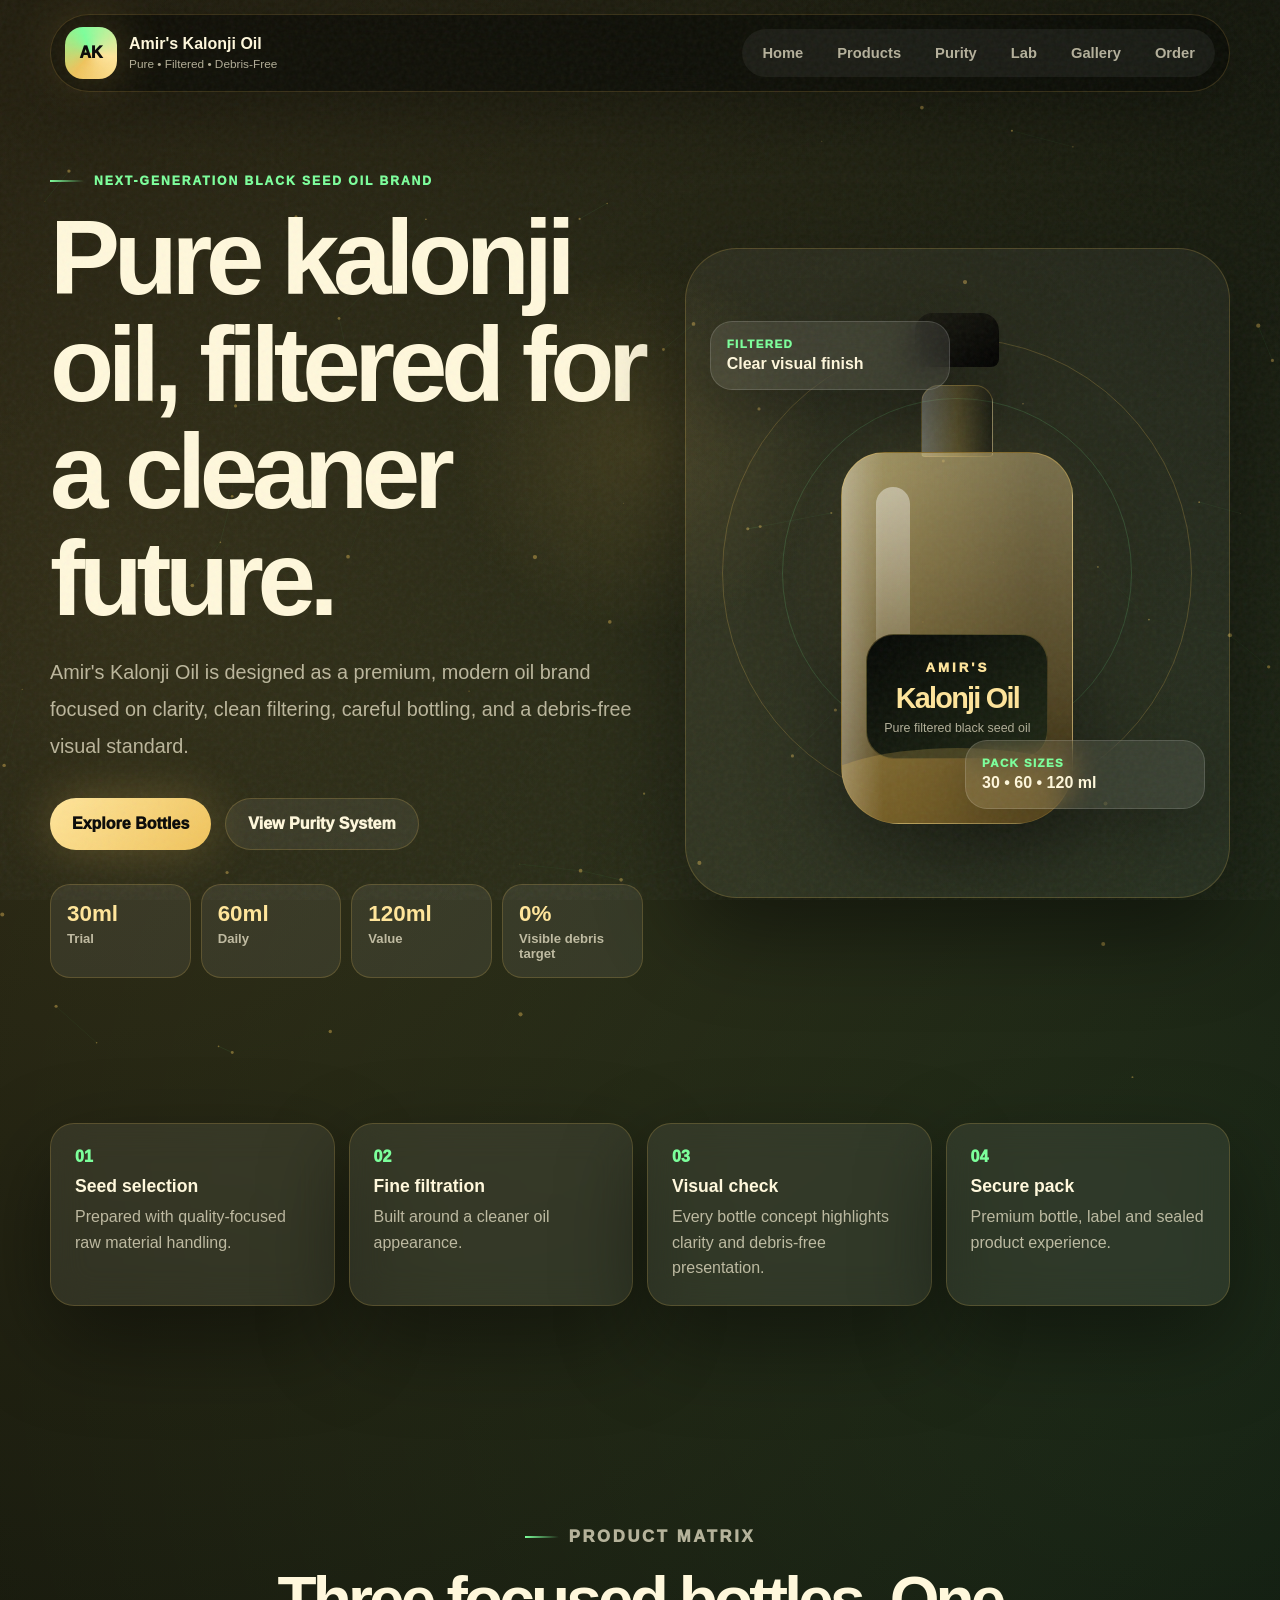
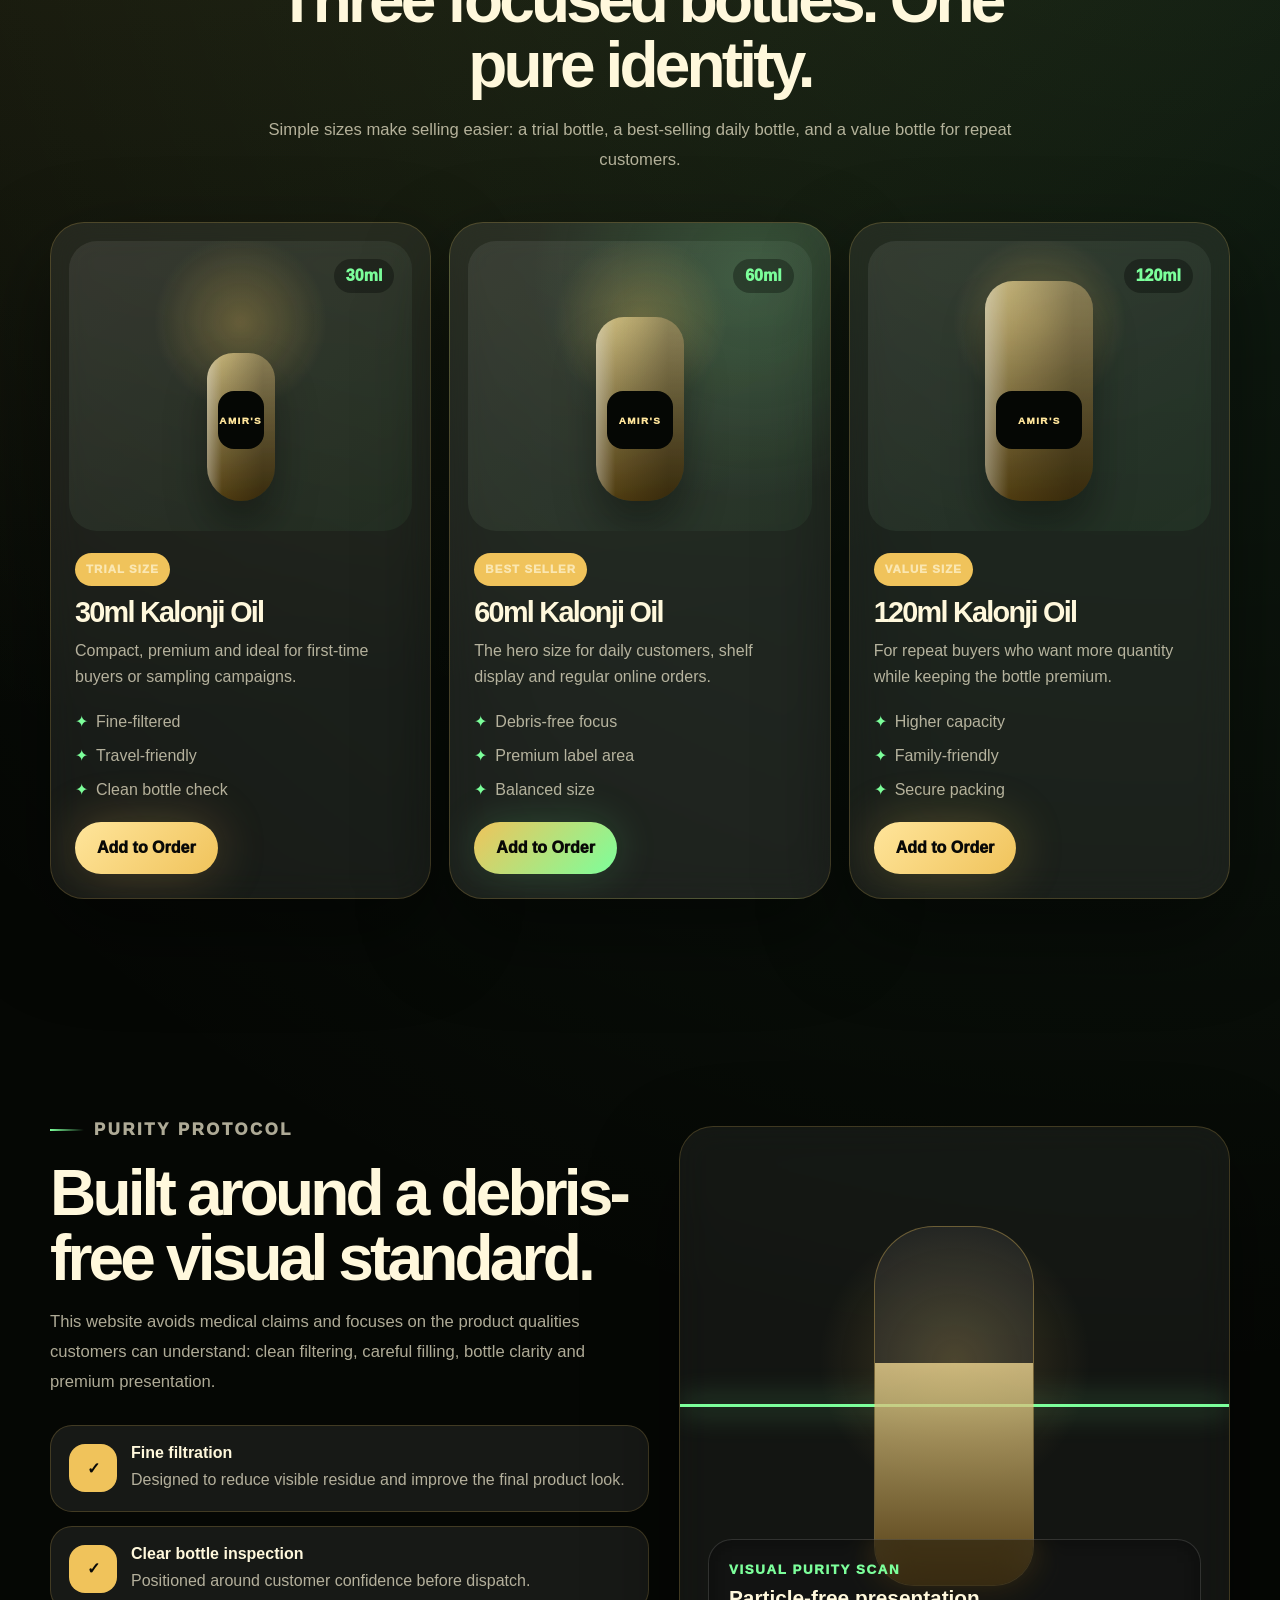
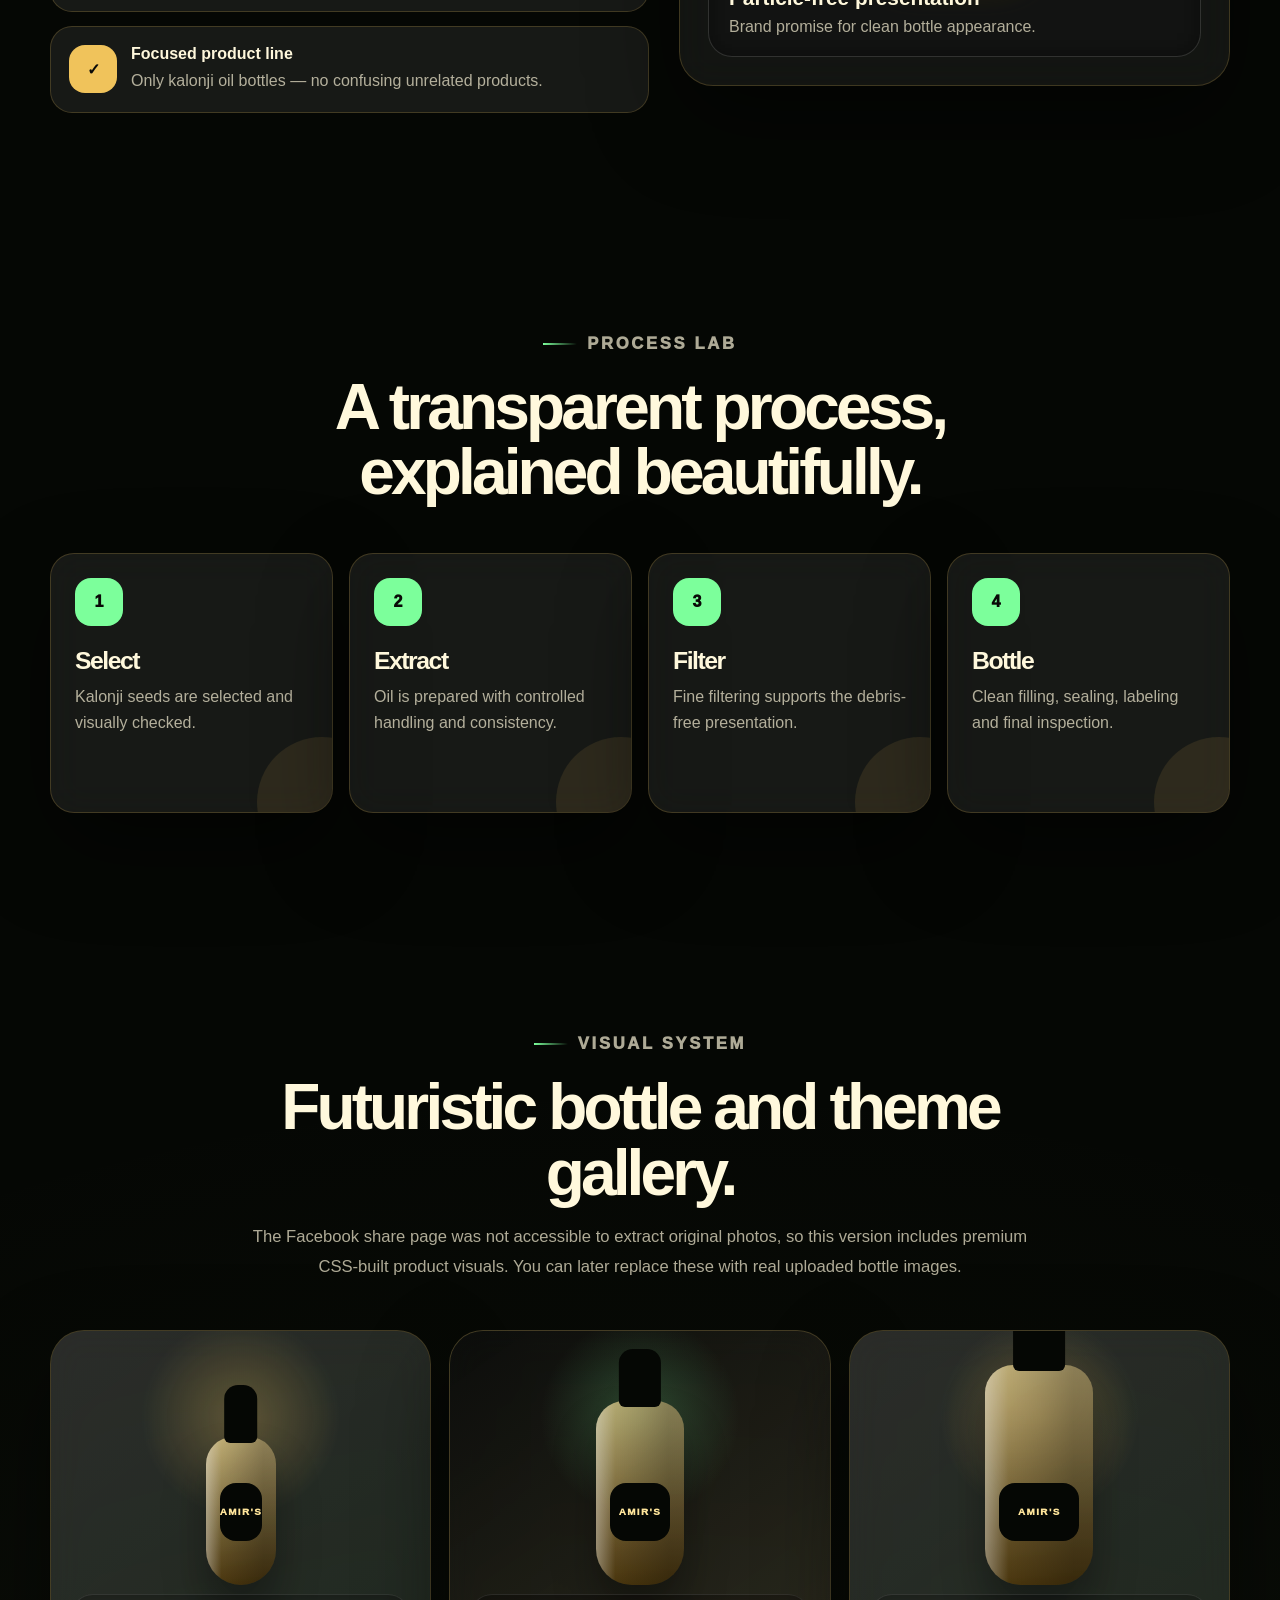
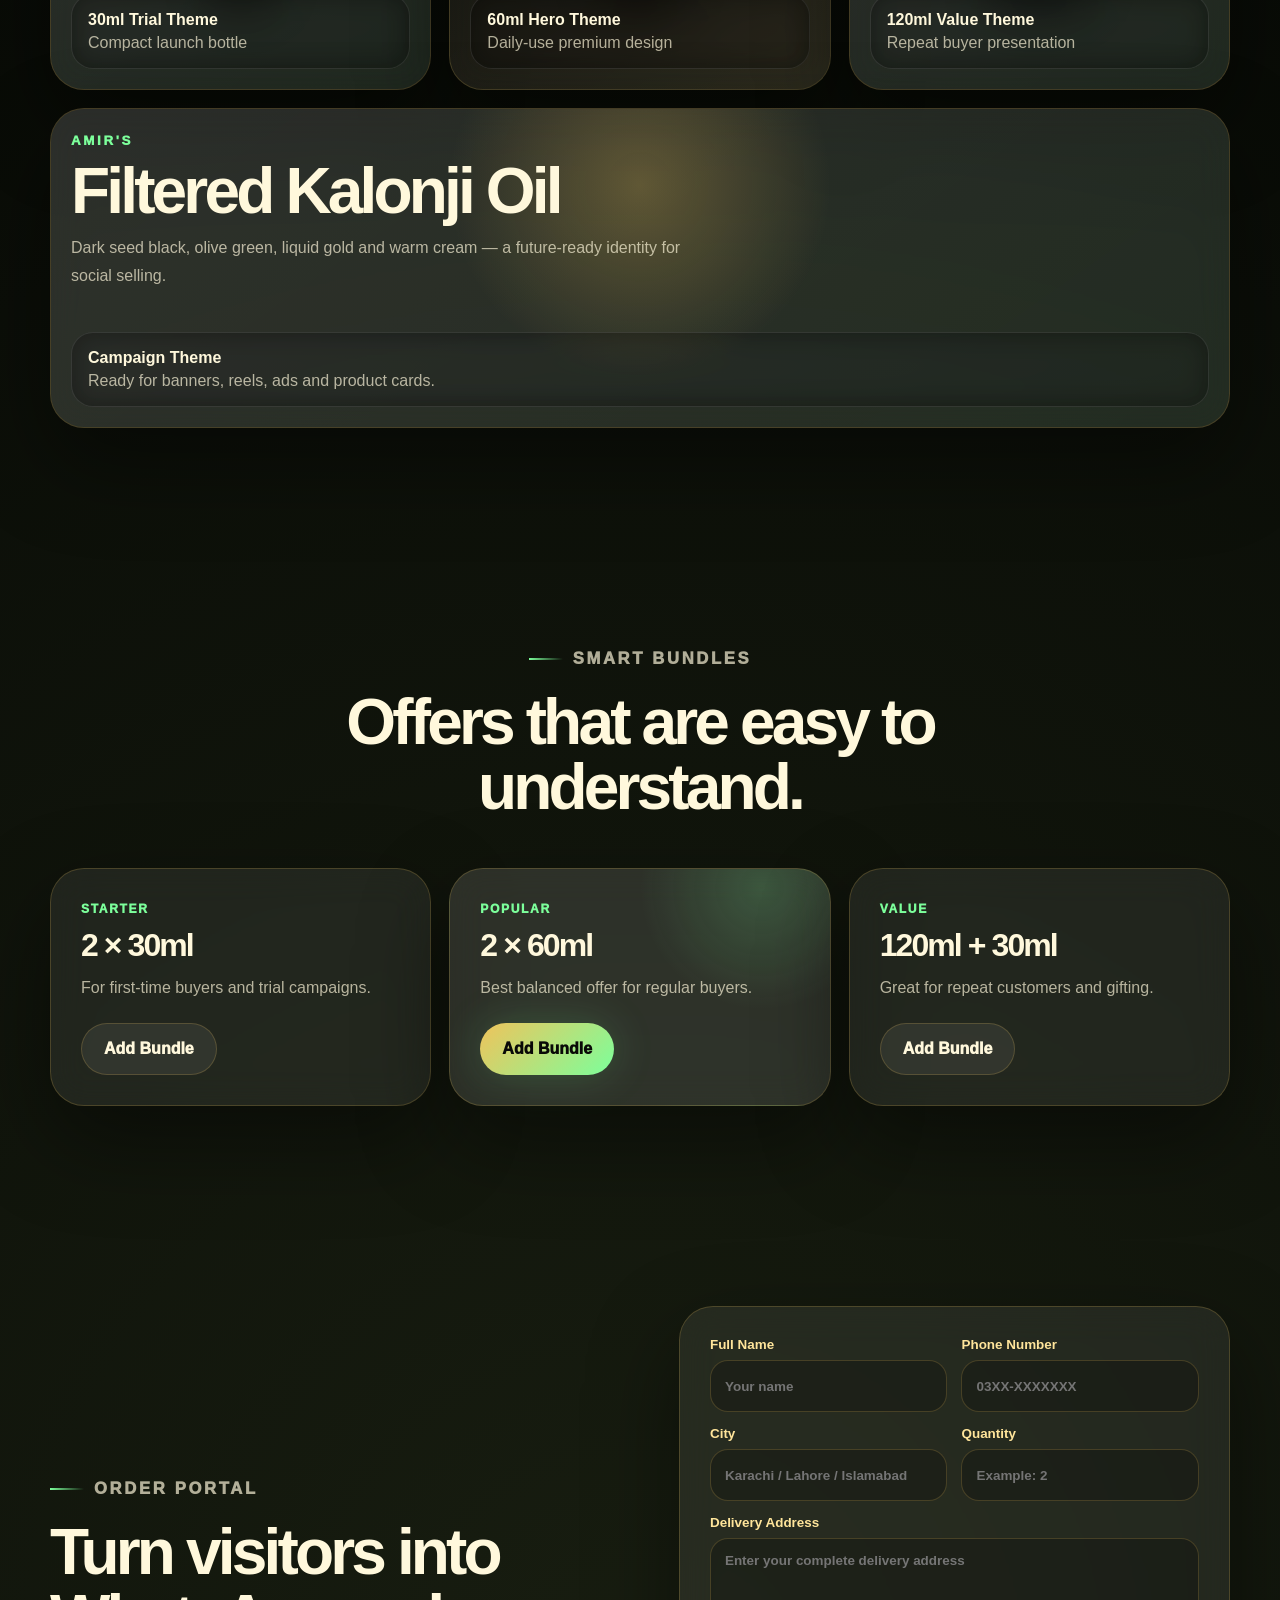
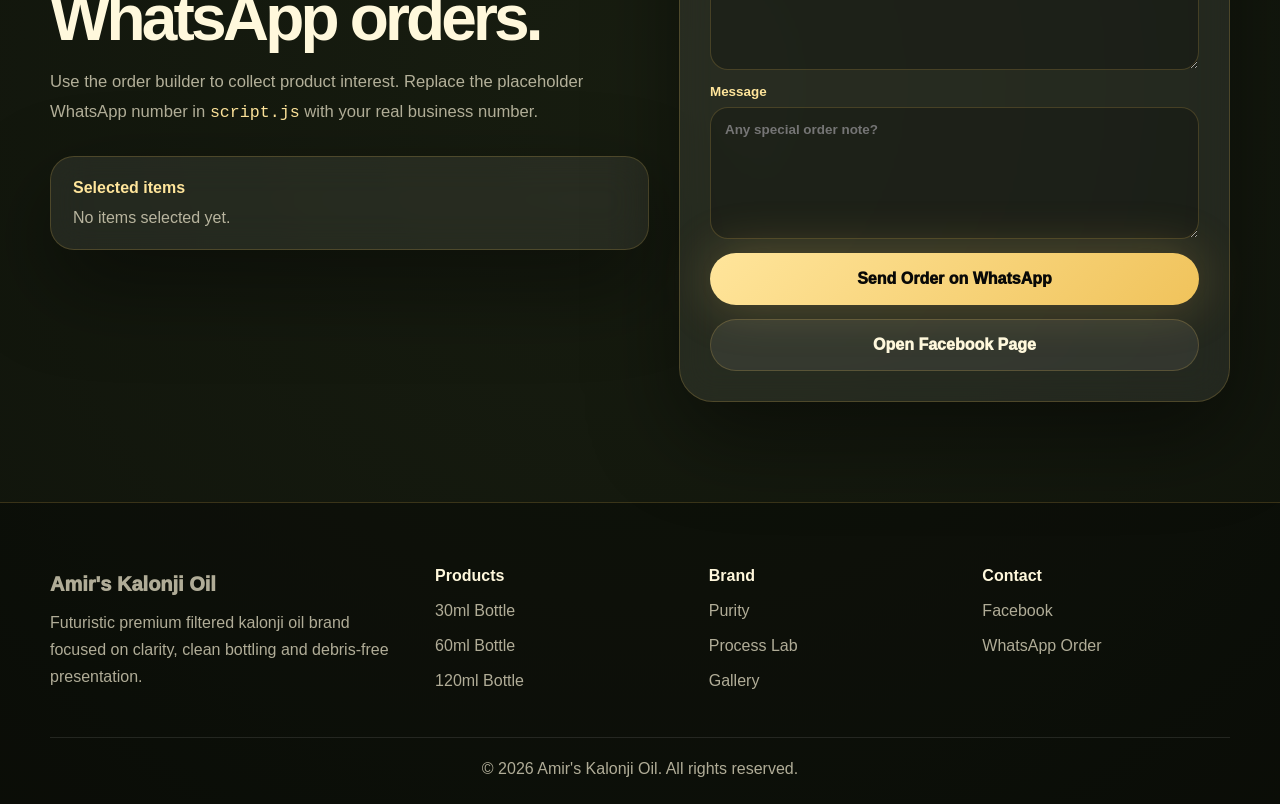
<file: index.html>
<!DOCTYPE html>
<html lang="en">
<head>
  <meta charset="UTF-8" />
  <meta name="viewport" content="width=device-width, initial-scale=1.0" />
  <meta name="description" content="Amir's Kalonji Oil - futuristic premium black seed oil brand with 30ml, 60ml and 120ml filtered, debris-free oil bottles." />
  <meta name="theme-color" content="#050704" />
  <title>Amir's Kalonji Oil | Pure Filtered Black Seed Oil</title>
  <link rel="stylesheet" href="style.css" />
</head>
<body>
  <div class="noise"></div>
  <div class="cursor-glow" id="cursorGlow"></div>

  <header class="topbar" id="topbar">
    <a href="#home" class="brand" aria-label="Amir's Kalonji Oil homepage">
      <span class="brand-mark">AK</span>
      <span class="brand-text">
        <strong>Amir's Kalonji Oil</strong>
        <small>Pure • Filtered • Debris-Free</small>
      </span>
    </a>

    <button class="nav-toggle" id="navToggle" aria-label="Open navigation" aria-expanded="false">
      <span></span><span></span><span></span>
    </button>

    <nav class="nav" id="nav" aria-label="Main navigation">
      <a href="#home">Home</a>
      <a href="#products">Products</a>
      <a href="#purity">Purity</a>
      <a href="#lab">Lab</a>
      <a href="#gallery">Gallery</a>
      <a href="#order">Order</a>
    </nav>
  </header>

  <main>
    <section class="hero section" id="home">
      <canvas id="particleCanvas" class="particle-canvas" aria-hidden="true"></canvas>

      <div class="container hero-grid">
        <div class="hero-copy reveal">
          <p class="eyebrow">Next-generation black seed oil brand</p>
          <h1>Pure kalonji oil, filtered for a cleaner future.</h1>
          <p class="lead">Amir's Kalonji Oil is designed as a premium, modern oil brand focused on clarity, clean filtering, careful bottling, and a debris-free visual standard.</p>

          <div class="hero-actions">
            <a href="#products" class="btn btn-primary">Explore Bottles</a>
            <a href="#purity" class="btn btn-ghost">View Purity System</a>
          </div>

          <div class="metric-strip">
            <article><strong>30ml</strong><span>Trial</span></article>
            <article><strong>60ml</strong><span>Daily</span></article>
            <article><strong>120ml</strong><span>Value</span></article>
            <article><strong>0%</strong><span>Visible debris target</span></article>
          </div>
        </div>

        <div class="hero-visual reveal delay-1">
          <div class="orbit orbit-a"></div>
          <div class="orbit orbit-b"></div>
          <div class="holo-card card-a">
            <span>Filtered</span>
            <strong>Clear visual finish</strong>
          </div>
          <div class="holo-card card-b">
            <span>Pack sizes</span>
            <strong>30 • 60 • 120 ml</strong>
          </div>

          <div class="bottle-hologram">
            <div class="bottle-cap"></div>
            <div class="bottle-neck"></div>
            <div class="bottle-body">
              <div class="bottle-reflection"></div>
              <div class="bottle-label">
                <small>AMIR'S</small>
                <h2>Kalonji Oil</h2>
                <p>Pure filtered black seed oil</p>
              </div>
              <div class="oil-wave"></div>
            </div>
          </div>
        </div>
      </div>
    </section>

    <section class="section quick-trust">
      <div class="container trust-grid reveal">
        <article><span>01</span><strong>Seed selection</strong><p>Prepared with quality-focused raw material handling.</p></article>
        <article><span>02</span><strong>Fine filtration</strong><p>Built around a cleaner oil appearance.</p></article>
        <article><span>03</span><strong>Visual check</strong><p>Every bottle concept highlights clarity and debris-free presentation.</p></article>
        <article><span>04</span><strong>Secure pack</strong><p>Premium bottle, label and sealed product experience.</p></article>
      </div>
    </section>

    <section class="section products" id="products">
      <div class="container">
        <div class="section-head reveal">
          <p class="eyebrow">Product matrix</p>
          <h2>Three focused bottles. One pure identity.</h2>
          <p>Simple sizes make selling easier: a trial bottle, a best-selling daily bottle, and a value bottle for repeat customers.</p>
        </div>

        <div class="product-grid">
          <article class="product-card reveal" data-size="30ml" data-name="Trial Bottle" data-price="Request price">
            <div class="product-visual pv-small"><span>30ml</span></div>
            <div class="product-body">
              <p class="tag">Trial Size</p>
              <h3>30ml Kalonji Oil</h3>
              <p>Compact, premium and ideal for first-time buyers or sampling campaigns.</p>
              <ul><li>Fine-filtered</li><li>Travel-friendly</li><li>Clean bottle check</li></ul>
              <button class="btn btn-primary add-cart" data-product="30ml Kalonji Oil">Add to Order</button>
            </div>
          </article>

          <article class="product-card featured reveal delay-1" data-size="60ml" data-name="Daily Bottle" data-price="Request price">
            <div class="product-visual pv-medium"><span>60ml</span></div>
            <div class="product-body">
              <p class="tag">Best Seller</p>
              <h3>60ml Kalonji Oil</h3>
              <p>The hero size for daily customers, shelf display and regular online orders.</p>
              <ul><li>Debris-free focus</li><li>Premium label area</li><li>Balanced size</li></ul>
              <button class="btn btn-gold add-cart" data-product="60ml Kalonji Oil">Add to Order</button>
            </div>
          </article>

          <article class="product-card reveal delay-2" data-size="120ml" data-name="Value Bottle" data-price="Request price">
            <div class="product-visual pv-large"><span>120ml</span></div>
            <div class="product-body">
              <p class="tag">Value Size</p>
              <h3>120ml Kalonji Oil</h3>
              <p>For repeat buyers who want more quantity while keeping the bottle premium.</p>
              <ul><li>Higher capacity</li><li>Family-friendly</li><li>Secure packing</li></ul>
              <button class="btn btn-primary add-cart" data-product="120ml Kalonji Oil">Add to Order</button>
            </div>
          </article>
        </div>
      </div>
    </section>

    <section class="section purity" id="purity">
      <div class="container purity-grid">
        <div class="purity-copy reveal">
          <p class="eyebrow">Purity protocol</p>
          <h2>Built around a debris-free visual standard.</h2>
          <p>This website avoids medical claims and focuses on the product qualities customers can understand: clean filtering, careful filling, bottle clarity and premium presentation.</p>

          <div class="protocol-list">
            <article><span>✓</span><div><strong>Fine filtration</strong><p>Designed to reduce visible residue and improve the final product look.</p></div></article>
            <article><span>✓</span><div><strong>Clear bottle inspection</strong><p>Positioned around customer confidence before dispatch.</p></div></article>
            <article><span>✓</span><div><strong>Focused product line</strong><p>Only kalonji oil bottles — no confusing unrelated products.</p></div></article>
          </div>
        </div>

        <div class="scanner-panel reveal delay-1">
          <div class="scan-line"></div>
          <div class="sample-vial">
            <div class="vial-oil"></div>
          </div>
          <div class="scanner-readout">
            <small>Visual Purity Scan</small>
            <strong>Particle-free presentation</strong>
            <p>Brand promise for clean bottle appearance.</p>
          </div>
        </div>
      </div>
    </section>

    <section class="section lab" id="lab">
      <div class="container">
        <div class="section-head reveal">
          <p class="eyebrow">Process lab</p>
          <h2>A transparent process, explained beautifully.</h2>
        </div>

        <div class="process-track reveal">
          <article><span>1</span><h3>Select</h3><p>Kalonji seeds are selected and visually checked.</p></article>
          <article><span>2</span><h3>Extract</h3><p>Oil is prepared with controlled handling and consistency.</p></article>
          <article><span>3</span><h3>Filter</h3><p>Fine filtering supports the debris-free presentation.</p></article>
          <article><span>4</span><h3>Bottle</h3><p>Clean filling, sealing, labeling and final inspection.</p></article>
        </div>
      </div>
    </section>

    <section class="section gallery" id="gallery">
      <div class="container">
        <div class="section-head reveal">
          <p class="eyebrow">Visual system</p>
          <h2>Futuristic bottle and theme gallery.</h2>
          <p>The Facebook share page was not accessible to extract original photos, so this version includes premium CSS-built product visuals. You can later replace these with real uploaded bottle images.</p>
        </div>

        <div class="gallery-grid">
          <figure class="gallery-card reveal">
            <div class="gallery-bottle gb-30"></div>
            <figcaption><strong>30ml Trial Theme</strong><span>Compact launch bottle</span></figcaption>
          </figure>
          <figure class="gallery-card dark reveal delay-1">
            <div class="gallery-bottle gb-60"></div>
            <figcaption><strong>60ml Hero Theme</strong><span>Daily-use premium design</span></figcaption>
          </figure>
          <figure class="gallery-card reveal delay-2">
            <div class="gallery-bottle gb-120"></div>
            <figcaption><strong>120ml Value Theme</strong><span>Repeat buyer presentation</span></figcaption>
          </figure>
          <figure class="gallery-card wide reveal">
            <div class="poster-copy">
              <small>AMIR'S</small>
              <h3>Filtered Kalonji Oil</h3>
              <p>Dark seed black, olive green, liquid gold and warm cream — a future-ready identity for social selling.</p>
            </div>
            <figcaption><strong>Campaign Theme</strong><span>Ready for banners, reels, ads and product cards.</span></figcaption>
          </figure>
        </div>
      </div>
    </section>

    <section class="section bundles" id="bundles">
      <div class="container">
        <div class="section-head reveal">
          <p class="eyebrow">Smart bundles</p>
          <h2>Offers that are easy to understand.</h2>
        </div>

        <div class="bundle-grid">
          <article class="bundle-card reveal"><span>Starter</span><h3>2 × 30ml</h3><p>For first-time buyers and trial campaigns.</p><button class="btn btn-ghost add-cart" data-product="Starter Pack: 2 x 30ml">Add Bundle</button></article>
          <article class="bundle-card active reveal delay-1"><span>Popular</span><h3>2 × 60ml</h3><p>Best balanced offer for regular buyers.</p><button class="btn btn-gold add-cart" data-product="Popular Pack: 2 x 60ml">Add Bundle</button></article>
          <article class="bundle-card reveal delay-2"><span>Value</span><h3>120ml + 30ml</h3><p>Great for repeat customers and gifting.</p><button class="btn btn-ghost add-cart" data-product="Value Pack: 120ml + 30ml">Add Bundle</button></article>
        </div>
      </div>
    </section>

    <section class="section order" id="order">
      <div class="container order-grid">
        <div class="order-copy reveal">
          <p class="eyebrow">Order portal</p>
          <h2>Turn visitors into WhatsApp orders.</h2>
          <p>Use the order builder to collect product interest. Replace the placeholder WhatsApp number in <code>script.js</code> with your real business number.</p>
          <div class="order-summary" id="orderSummary">
            <strong>Selected items</strong>
            <ul id="cartList"><li>No items selected yet.</li></ul>
          </div>
        </div>

        <form class="order-form reveal delay-1" id="orderForm">
          <label>Full Name<input type="text" id="customerName" placeholder="Your name" required /></label>
          <label>Phone Number<input type="tel" id="customerPhone" placeholder="03XX-XXXXXXX" required /></label>
          <label>City<input type="text" id="customerCity" placeholder="Karachi / Lahore / Islamabad" /></label>
          <label>Quantity<input type="number" id="customerQty" min="1" placeholder="Example: 2" /></label>
          <label class="full">Delivery Address<textarea id="customerAddress" placeholder="Enter your complete delivery address"></textarea></label>
          <label class="full">Message<textarea id="customerMessage" placeholder="Any special order note?"></textarea></label>
          <button type="submit" class="btn btn-primary full">Send Order on WhatsApp</button>
          <a href="https://www.facebook.com/share/18VFW98e5d/" target="_blank" rel="noopener" class="btn btn-ghost full">Open Facebook Page</a>
        </form>
      </div>
    </section>
  </main>

  <footer class="footer">
    <div class="container footer-grid">
      <div>
        <a href="#home" class="footer-brand">Amir's Kalonji Oil</a>
        <p>Futuristic premium filtered kalonji oil brand focused on clarity, clean bottling and debris-free presentation.</p>
      </div>
      <div>
        <h4>Products</h4>
        <a href="#products">30ml Bottle</a>
        <a href="#products">60ml Bottle</a>
        <a href="#products">120ml Bottle</a>
      </div>
      <div>
        <h4>Brand</h4>
        <a href="#purity">Purity</a>
        <a href="#lab">Process Lab</a>
        <a href="#gallery">Gallery</a>
      </div>
      <div>
        <h4>Contact</h4>
        <a href="https://www.facebook.com/share/18VFW98e5d/" target="_blank" rel="noopener">Facebook</a>
        <a href="#order">WhatsApp Order</a>
      </div>
    </div>
    <div class="footer-bottom">© 2026 Amir's Kalonji Oil. All rights reserved.</div>
  </footer>

  <script src="script.js"></script>
</body>
</html>
</file>
<file: style.css>
/* =========================================================
   Amir's Kalonji Oil - Futuristic Product Website
   GitHub/Vercel files: index.html, style.css, script.js
   ========================================================= */

:root {
  --bg: #050704;
  --panel: rgba(255, 255, 255, 0.075);
  --panel-2: rgba(255, 255, 255, 0.12);
  --text: #fff8dc;
  --muted: rgba(255, 248, 220, 0.68);
  --soft: rgba(255, 248, 220, 0.12);
  --gold: #f0c35b;
  --gold-2: #ffe59b;
  --green: #7cff9b;
  --olive: #8aa45c;
  --black: #090907;
  --line: rgba(240, 195, 91, 0.2);
  --shadow: 0 34px 90px rgba(0, 0, 0, 0.44);
  --glow: 0 0 50px rgba(240, 195, 91, 0.26);
  --radius-xl: 34px;
  --radius-lg: 24px;
  --max: 1180px;
}

* { box-sizing: border-box; margin: 0; padding: 0; }
html { scroll-behavior: smooth; }
body {
  min-height: 100vh;
  font-family: Inter, "Segoe UI", Arial, sans-serif;
  color: var(--text);
  background:
    radial-gradient(circle at 10% 8%, rgba(240, 195, 91, 0.18), transparent 26%),
    radial-gradient(circle at 92% 18%, rgba(124, 255, 155, 0.11), transparent 28%),
    radial-gradient(circle at 50% 90%, rgba(138, 164, 92, 0.14), transparent 34%),
    var(--bg);
  overflow-x: hidden;
}

a { color: inherit; text-decoration: none; }
button, input, textarea { font: inherit; }
code { color: var(--gold-2); }

.noise {
  position: fixed;
  inset: 0;
  z-index: 9999;
  pointer-events: none;
  opacity: 0.055;
  background-image: url("data:image/svg+xml,%3Csvg viewBox='0 0 220 220' xmlns='http://www.w3.org/2000/svg'%3E%3Cfilter id='n'%3E%3CfeTurbulence type='fractalNoise' baseFrequency='0.9' numOctaves='3' stitchTiles='stitch'/%3E%3C/filter%3E%3Crect width='100%25' height='100%25' filter='url(%23n)'/%3E%3C/svg%3E");
}

.cursor-glow {
  position: fixed;
  z-index: 0;
  width: 420px;
  height: 420px;
  border-radius: 50%;
  pointer-events: none;
  background: radial-gradient(circle, rgba(240,195,91,0.12), transparent 64%);
  transform: translate(-50%, -50%);
  left: 50%; top: 50%;
}

.container { width: min(var(--max), calc(100% - 32px)); margin: auto; position: relative; z-index: 2; }
.section { padding: 100px 0; position: relative; scroll-margin-top: 110px; }

.topbar {
  position: sticky;
  top: 14px;
  z-index: 100;
  width: min(var(--max), calc(100% - 32px));
  min-height: 78px;
  margin: 14px auto 0;
  padding: 12px 14px;
  display: flex;
  align-items: center;
  justify-content: space-between;
  gap: 18px;
  border: 1px solid rgba(240, 195, 91, 0.18);
  border-radius: 999px;
  background: rgba(5, 7, 4, 0.62);
  backdrop-filter: blur(22px);
  box-shadow: 0 18px 60px rgba(0,0,0,0.3);
}

.brand { display: inline-flex; align-items: center; gap: 12px; min-width: max-content; }
.brand-mark {
  width: 52px; height: 52px;
  display: grid; place-items: center;
  border-radius: 18px;
  color: var(--black);
  font-weight: 950;
  background: conic-gradient(from 220deg, var(--gold), var(--green), var(--gold-2), var(--gold));
  box-shadow: var(--glow);
}
.brand strong, .brand small { display: block; }
.brand strong { font-size: 1rem; line-height: 1.1; }
.brand small { margin-top: 4px; color: var(--muted); font-size: 0.74rem; }

.nav { display: flex; gap: 6px; align-items: center; padding: 6px; border-radius: 999px; background: rgba(255,255,255,0.055); }
.nav a { padding: 10px 14px; border-radius: 999px; color: var(--muted); font-weight: 850; font-size: 0.92rem; transition: 0.25s ease; }
.nav a:hover { color: var(--black); background: var(--gold); box-shadow: var(--glow); }
.nav-toggle { display: none; }

.particle-canvas { position: absolute; inset: 0; width: 100%; height: 100%; opacity: 0.7; }
.hero { min-height: calc(100vh - 92px); display: grid; align-items: center; padding-top: 76px; overflow: hidden; }
.hero-grid { display: grid; grid-template-columns: 1fr 0.92fr; align-items: center; gap: 42px; }
.eyebrow { display: inline-flex; align-items: center; gap: 10px; margin-bottom: 16px; color: var(--green); text-transform: uppercase; letter-spacing: 0.16em; font-size: 0.76rem; font-weight: 950; }
.eyebrow::before { content: ""; width: 34px; height: 2px; background: linear-gradient(90deg, var(--green), transparent); }
h1, h2, h3 { letter-spacing: -0.06em; line-height: 1.02; }
.hero h1 { max-width: 860px; font-size: clamp(3.5rem, 8.2vw, 7.7rem); }
.lead { max-width: 740px; margin-top: 22px; color: var(--muted); font-size: clamp(1.04rem, 2vw, 1.24rem); line-height: 1.85; }
.hero-actions { display: flex; flex-wrap: wrap; gap: 14px; margin-top: 34px; }
.btn { min-height: 52px; display: inline-flex; align-items: center; justify-content: center; padding: 14px 22px; border: 0; border-radius: 999px; font-weight: 950; cursor: pointer; transition: 0.25s ease; }
.btn:hover { transform: translateY(-3px); }
.btn-primary { color: var(--black); background: linear-gradient(135deg, var(--gold-2), var(--gold)); box-shadow: var(--glow); }
.btn-gold { color: var(--black); background: linear-gradient(135deg, var(--gold), var(--green)); box-shadow: 0 0 44px rgba(124,255,155,0.18); }
.btn-ghost { color: var(--text); background: rgba(255,255,255,0.07); border: 1px solid var(--line); }
.metric-strip { display: grid; grid-template-columns: repeat(4, 1fr); gap: 10px; margin-top: 34px; }
.metric-strip article { padding: 16px; border-radius: 20px; background: var(--panel); border: 1px solid var(--line); }
.metric-strip strong { display: block; color: var(--gold-2); font-size: 1.4rem; }
.metric-strip span { display: block; margin-top: 4px; color: var(--muted); font-size: 0.82rem; font-weight: 800; }

.hero-visual { min-height: 650px; display: grid; place-items: center; position: relative; border-radius: 52px; background: radial-gradient(circle at center, rgba(240,195,91,0.14), transparent 40%), rgba(255,255,255,0.045); border: 1px solid var(--line); box-shadow: var(--shadow); overflow: hidden; }
.orbit { position: absolute; border: 1px solid rgba(240,195,91,0.22); border-radius: 50%; animation: spin 18s linear infinite; }
.orbit-a { width: 470px; height: 470px; }
.orbit-b { width: 350px; height: 350px; animation-duration: 12s; animation-direction: reverse; border-color: rgba(124,255,155,0.16); }
@keyframes spin { to { transform: rotate(360deg); } }
.holo-card { position: absolute; z-index: 4; width: min(240px, 74%); padding: 16px; border-radius: 22px; background: rgba(255,255,255,0.09); border: 1px solid rgba(255,255,255,0.14); backdrop-filter: blur(16px); box-shadow: 0 20px 60px rgba(0,0,0,0.25); }
.holo-card span { display: block; color: var(--green); text-transform: uppercase; letter-spacing: 0.12em; font-size: 0.72rem; font-weight: 950; }
.holo-card strong { display: block; margin-top: 5px; }
.card-a { left: 24px; top: 72px; }
.card-b { right: 24px; bottom: 88px; }

.bottle-hologram { position: relative; z-index: 3; width: 240px; height: 520px; display: grid; justify-items: center; align-content: start; filter: drop-shadow(0 34px 45px rgba(0,0,0,0.45)); }
.bottle-cap { width: 84px; height: 54px; border-radius: 18px 18px 8px 8px; background: linear-gradient(145deg, #1b1b12, #030302); order: 1; }
.bottle-neck { width: 72px; height: 72px; margin-top: 18px; border-radius: 18px 18px 4px 4px; background: linear-gradient(90deg, rgba(255,255,255,0.28), rgba(240,195,91,0.2), rgba(0,0,0,0.28)); border: 1px solid rgba(240,195,91,0.26); order: 2; }
.bottle-body { position: relative; width: 232px; height: 372px; margin-top: -5px; border-radius: 44px 44px 58px 58px; overflow: hidden; order: 3; background: linear-gradient(90deg, rgba(255,255,255,0.3), transparent 18%, rgba(0,0,0,0.24) 84%), linear-gradient(to bottom, rgba(255,229,155,0.55), rgba(82,64,21,0.96)); border: 1px solid rgba(240,195,91,0.38); }
.bottle-reflection { position: absolute; left: 34px; top: 34px; width: 34px; height: 250px; border-radius: 999px; background: linear-gradient(to bottom, rgba(255,255,255,0.42), transparent); }
.bottle-label { position: absolute; left: 24px; right: 24px; bottom: 64px; padding: 23px 16px; text-align: center; border-radius: 28px; color: var(--gold-2); background: linear-gradient(145deg, #050704, #202916); border: 1px solid rgba(240,195,91,0.24); }
.bottle-label small { letter-spacing: 0.22em; font-weight: 950; }
.bottle-label h2 { margin: 8px 0; font-size: 1.8rem; }
.bottle-label p { color: var(--muted); font-size: 0.78rem; }
.oil-wave { position: absolute; left: -15%; right: -15%; bottom: -20px; height: 95px; background: rgba(240,195,91,0.22); border-radius: 50% 50% 0 0; animation: wave 4s ease-in-out infinite; }
@keyframes wave { 50% { transform: translateX(18px) translateY(-7px) rotate(2deg); } }

.trust-grid { display: grid; grid-template-columns: repeat(4, 1fr); gap: 14px; margin-top: -55px; }
.trust-grid article, .product-card, .scanner-panel, .process-track article, .gallery-card, .bundle-card, .order-form, .order-summary, .quote-card { background: var(--panel); border: 1px solid var(--line); box-shadow: var(--shadow); backdrop-filter: blur(18px); }
.trust-grid article { padding: 24px; border-radius: 24px; }
.trust-grid span { color: var(--green); font-weight: 950; }
.trust-grid strong { display: block; margin: 10px 0 7px; font-size: 1.1rem; }
.trust-grid p { color: var(--muted); line-height: 1.6; }

.section-head { max-width: 780px; margin: 0 auto 48px; text-align: center; }
.section-head h2, .purity-copy h2, .order-copy h2 { font-size: clamp(2.45rem, 5vw, 5rem); }
.section-head p, .purity-copy > p, .order-copy > p { color: var(--muted); margin-top: 16px; line-height: 1.8; font-size: 1.04rem; }

.product-grid { display: grid; grid-template-columns: repeat(3, 1fr); gap: 18px; }
.product-card { border-radius: var(--radius-xl); overflow: hidden; padding: 18px; transition: 0.3s ease; }
.product-card:hover { transform: translateY(-10px); border-color: rgba(124,255,155,0.36); }
.product-card.featured { background: radial-gradient(circle at 80% 8%, rgba(124,255,155,0.16), transparent 32%), rgba(255,255,255,0.09); }
.product-visual { height: 290px; position: relative; display: grid; place-items: end center; border-radius: 28px; overflow: hidden; background: radial-gradient(circle at center 28%, rgba(240,195,91,0.28), transparent 32%), linear-gradient(145deg, rgba(255,255,255,0.08), rgba(124,255,155,0.05)); }
.product-visual::before { content: ""; width: var(--w); height: var(--h); margin-bottom: 30px; border-radius: 28px 28px 36px 36px; background: linear-gradient(90deg, rgba(255,255,255,0.35), transparent 22%, rgba(0,0,0,0.28) 82%), linear-gradient(to bottom, rgba(255,229,155,0.65), rgba(79,59,15,0.96)); box-shadow: 0 28px 40px rgba(0,0,0,0.34); }
.product-visual::after { content: "AMIR'S"; position: absolute; bottom: 82px; width: calc(var(--w) - 22px); height: 58px; display: grid; place-items: center; border-radius: 16px; background: #050704; color: var(--gold-2); letter-spacing: 0.14em; font-size: 0.62rem; font-weight: 950; }
.product-visual span { position: absolute; top: 18px; right: 18px; padding: 8px 12px; border-radius: 999px; background: rgba(0,0,0,0.32); color: var(--green); font-weight: 950; }
.pv-small { --w: 68px; --h: 148px; }
.pv-medium { --w: 88px; --h: 184px; }
.pv-large { --w: 108px; --h: 220px; }
.product-body { padding: 22px 6px 6px; }
.tag { display: inline-flex; padding: 7px 11px; margin-bottom: 12px; border-radius: 999px; color: var(--black); background: var(--gold); font-size: 0.72rem; letter-spacing: 0.09em; text-transform: uppercase; font-weight: 950; }
.product-body h3 { font-size: 1.8rem; margin-bottom: 10px; }
.product-body p, .product-body li { color: var(--muted); line-height: 1.65; }
.product-body ul { list-style: none; display: grid; gap: 8px; margin: 18px 0; }
.product-body li::before { content: "✦"; color: var(--green); margin-right: 8px; }

.purity-grid, .order-grid { display: grid; grid-template-columns: 1fr 0.92fr; gap: 30px; align-items: center; }
.protocol-list { display: grid; gap: 14px; margin-top: 28px; }
.protocol-list article { display: grid; grid-template-columns: 48px 1fr; gap: 14px; padding: 18px; border-radius: 22px; background: var(--panel); border: 1px solid var(--line); }
.protocol-list span { width: 48px; height: 48px; display: grid; place-items: center; border-radius: 16px; background: var(--gold); color: var(--black); font-weight: 950; }
.protocol-list p { color: var(--muted); line-height: 1.6; margin-top: 5px; }
.scanner-panel { min-height: 560px; position: relative; display: grid; place-items: center; border-radius: var(--radius-xl); overflow: hidden; background: radial-gradient(circle at 50% 42%, rgba(240,195,91,0.2), transparent 32%), rgba(255,255,255,0.06); }
.scan-line { position: absolute; left: 0; right: 0; height: 3px; background: var(--green); box-shadow: 0 0 30px var(--green); animation: scan 3.2s ease-in-out infinite; }
@keyframes scan { 0%,100% { top: 16%; } 50% { top: 82%; } }
.sample-vial { width: 160px; height: 360px; border: 1px solid rgba(240,195,91,0.35); border-radius: 60px 60px 40px 40px; overflow: hidden; background: rgba(255,255,255,0.07); position: relative; }
.vial-oil { position: absolute; left: 0; right: 0; bottom: 0; height: 62%; background: linear-gradient(to bottom, rgba(255,229,155,0.72), rgba(88,64,18,0.9)); }
.scanner-readout { position: absolute; left: 28px; right: 28px; bottom: 28px; padding: 20px; border-radius: 24px; background: rgba(0,0,0,0.42); border: 1px solid rgba(255,255,255,0.14); backdrop-filter: blur(14px); }
.scanner-readout small { color: var(--green); text-transform: uppercase; letter-spacing: 0.12em; font-weight: 950; }
.scanner-readout strong { display: block; margin: 8px 0; font-size: 1.3rem; }
.scanner-readout p { color: var(--muted); }

.process-track { display: grid; grid-template-columns: repeat(4, 1fr); gap: 16px; }
.process-track article { min-height: 260px; padding: 24px; border-radius: var(--radius-lg); position: relative; overflow: hidden; }
.process-track article::after { content: ""; position: absolute; width: 130px; height: 130px; right: -55px; bottom: -55px; border-radius: 50%; background: rgba(240,195,91,0.1); }
.process-track span { width: 48px; height: 48px; display: grid; place-items: center; border-radius: 16px; background: var(--green); color: var(--black); font-weight: 950; }
.process-track h3 { margin: 22px 0 10px; font-size: 1.55rem; }
.process-track p { color: var(--muted); line-height: 1.65; }

.gallery-grid { display: grid; grid-template-columns: repeat(3, 1fr); gap: 18px; }
.gallery-card { min-height: 360px; border-radius: var(--radius-xl); position: relative; overflow: hidden; display: grid; align-content: end; padding: 20px; }
.gallery-card::before { content: ""; position: absolute; inset: 0; background: radial-gradient(circle at 50% 24%, rgba(240,195,91,0.28), transparent 30%), linear-gradient(145deg, rgba(255,255,255,0.08), rgba(124,255,155,0.05)); }
.gallery-card.dark::before { background: radial-gradient(circle at 50% 24%, rgba(124,255,155,0.22), transparent 30%), linear-gradient(145deg, rgba(0,0,0,0.5), rgba(240,195,91,0.08)); }
.gallery-card.wide { grid-column: 1 / -1; min-height: 320px; }
.gallery-bottle { position: absolute; z-index: 2; left: 50%; bottom: 104px; transform: translateX(-50%); width: var(--gw); height: var(--gh); border-radius: 28px 28px 36px 36px; background: linear-gradient(90deg, rgba(255,255,255,0.36), transparent 22%, rgba(0,0,0,0.25) 82%), linear-gradient(to bottom, rgba(255,229,155,0.65), rgba(74,54,14,0.98)); box-shadow: 0 28px 42px rgba(0,0,0,0.35); }
.gallery-bottle::before { content: ""; position: absolute; left: 50%; top: -52px; transform: translateX(-50%); width: 48%; height: 58px; border-radius: 14px 14px 6px 6px; background: #050704; }
.gallery-bottle::after { content: "AMIR'S"; position: absolute; left: 14px; right: 14px; bottom: 44px; height: 58px; display: grid; place-items: center; border-radius: 16px; color: var(--gold-2); background: #050704; font-weight: 950; font-size: 0.62rem; letter-spacing: 0.14em; }
.gb-30 { --gw: 70px; --gh: 148px; }
.gb-60 { --gw: 88px; --gh: 184px; }
.gb-120 { --gw: 108px; --gh: 220px; }
.gallery-card figcaption { position: relative; z-index: 3; padding: 16px; border-radius: 22px; background: rgba(0,0,0,0.42); backdrop-filter: blur(14px); border: 1px solid rgba(255,255,255,0.1); }
.gallery-card figcaption strong, .gallery-card figcaption span { display: block; }
.gallery-card figcaption span { margin-top: 5px; color: var(--muted); }
.poster-copy { position: relative; z-index: 2; max-width: 620px; margin-bottom: 42px; }
.poster-copy small { color: var(--green); letter-spacing: 0.2em; font-weight: 950; }
.poster-copy h3 { margin: 10px 0; font-size: clamp(2.4rem, 5vw, 4.6rem); }
.poster-copy p { color: var(--muted); line-height: 1.75; }

.bundle-grid { display: grid; grid-template-columns: repeat(3, 1fr); gap: 18px; }
.bundle-card { padding: 30px; border-radius: var(--radius-xl); }
.bundle-card.active { background: radial-gradient(circle at 82% 8%, rgba(124,255,155,0.18), transparent 32%), var(--panel-2); }
.bundle-card span { color: var(--green); text-transform: uppercase; font-weight: 950; letter-spacing: 0.13em; font-size: 0.76rem; }
.bundle-card h3 { margin: 12px 0; font-size: 2rem; }
.bundle-card p { color: var(--muted); line-height: 1.7; margin-bottom: 22px; }

.order-summary { margin-top: 28px; padding: 22px; border-radius: 24px; }
.order-summary strong { color: var(--gold-2); }
.order-summary ul { margin-top: 12px; list-style: none; display: grid; gap: 8px; color: var(--muted); }
.order-form { padding: 30px; border-radius: var(--radius-xl); display: grid; grid-template-columns: repeat(2, 1fr); gap: 14px; }
.order-form label { display: grid; gap: 8px; color: var(--gold-2); font-weight: 900; font-size: 0.84rem; }
.order-form input, .order-form textarea { width: 100%; min-height: 52px; padding: 14px; border-radius: 18px; border: 1px solid var(--line); outline: none; color: var(--text); background: rgba(0,0,0,0.22); }
.order-form textarea { min-height: 132px; resize: vertical; }
.full { grid-column: 1 / -1; }

.footer { padding: 64px 0 26px; background: rgba(0,0,0,0.34); border-top: 1px solid var(--line); }
.footer-grid { display: grid; grid-template-columns: 1.45fr 1fr 1fr 1fr; gap: 26px; }
.footer-brand { display: inline-block; color: var(--gold-2); font-size: 1.25rem; font-weight: 950; margin-bottom: 12px; }
.footer p, .footer a { display: block; color: var(--muted); line-height: 1.7; margin-bottom: 8px; }
.footer h4 { margin-bottom: 12px; color: var(--text); }
.footer-bottom { width: min(var(--max), calc(100% - 32px)); margin: 34px auto 0; padding-top: 22px; border-top: 1px solid rgba(255,255,255,0.1); color: var(--muted); text-align: center; }

.reveal { opacity: 0; transform: translateY(24px); transition: 0.75s ease; }
.reveal.visible { opacity: 1; transform: translateY(0); }
.delay-1 { transition-delay: 0.12s; }
.delay-2 { transition-delay: 0.22s; }

@media (max-width: 980px) {
  .topbar { border-radius: 26px; }
  .nav-toggle { width: 48px; height: 48px; display: grid; place-content: center; gap: 5px; border: 0; border-radius: 16px; background: var(--gold); cursor: pointer; }
  .nav-toggle span { width: 23px; height: 2px; background: var(--black); }
  .nav { position: fixed; top: 98px; left: 16px; right: 16px; display: grid; grid-template-columns: repeat(2, 1fr); padding: 14px; border-radius: 26px; background: rgba(5,7,4,0.94); box-shadow: var(--shadow); opacity: 0; pointer-events: none; transform: translateY(-12px); }
  .nav.open { opacity: 1; pointer-events: auto; transform: translateY(0); }
  .hero-grid, .purity-grid, .order-grid { grid-template-columns: 1fr; }
  .hero-visual { min-height: 560px; }
  .metric-strip, .trust-grid, .process-track, .footer-grid { grid-template-columns: repeat(2, 1fr); }
  .product-grid, .bundle-grid, .gallery-grid { grid-template-columns: 1fr; }
}

@media (max-width: 640px) {
  .container, .topbar, .footer-bottom { width: min(100% - 22px, var(--max)); }
  .section { padding: 72px 0; }
  .brand-text small { display: none; }
  .brand-mark { width: 46px; height: 46px; border-radius: 15px; }
  .hero { padding-top: 42px; }
  .hero h1 { font-size: clamp(2.75rem, 15vw, 4.65rem); }
  .hero-actions .btn { width: 100%; }
  .metric-strip, .trust-grid, .process-track, .footer-grid, .order-form { grid-template-columns: 1fr; }
  .hero-visual { min-height: 500px; border-radius: 34px; }
  .bottle-hologram { transform: scale(0.82); }
  .holo-card { width: calc(100% - 36px); }
  .card-a { left: 18px; top: 20px; }
  .card-b { right: 18px; bottom: 22px; }
  .section-head { text-align: left; }
  .scanner-panel { min-height: 430px; }
}
</file>
